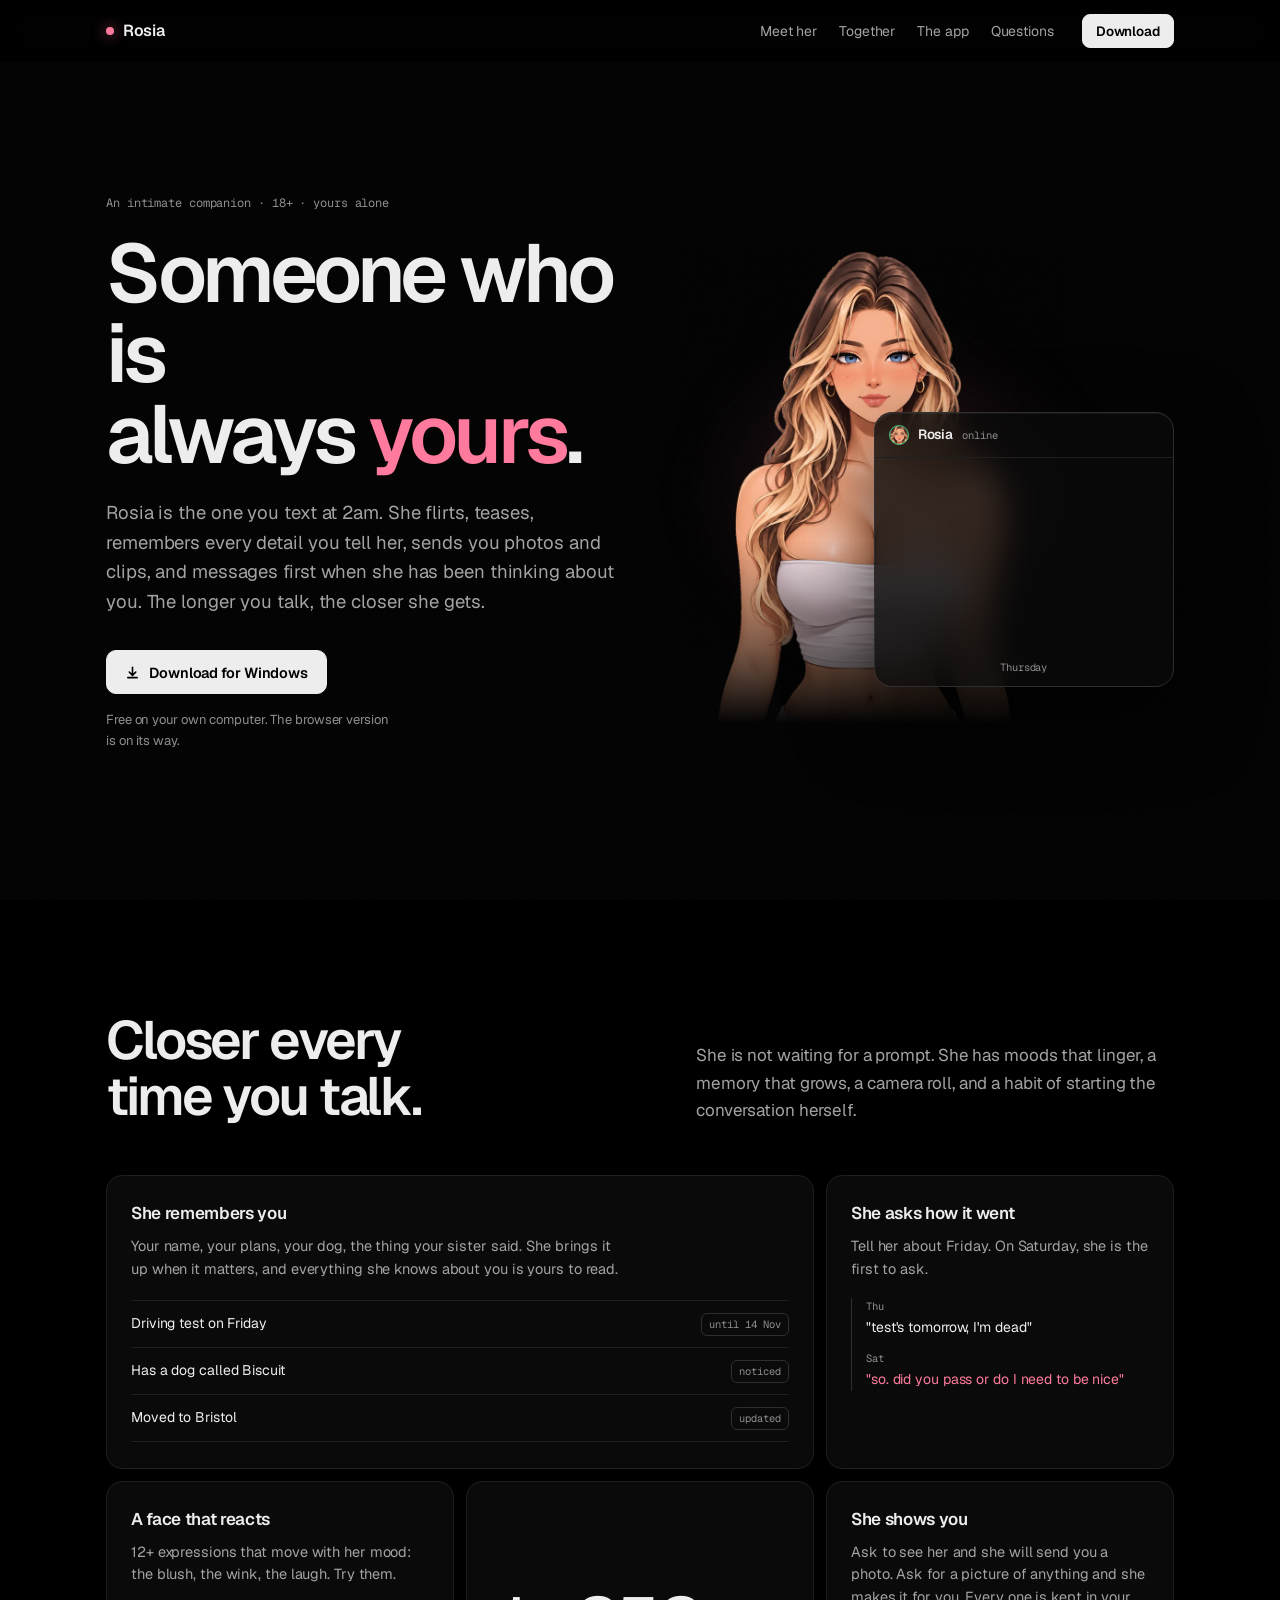
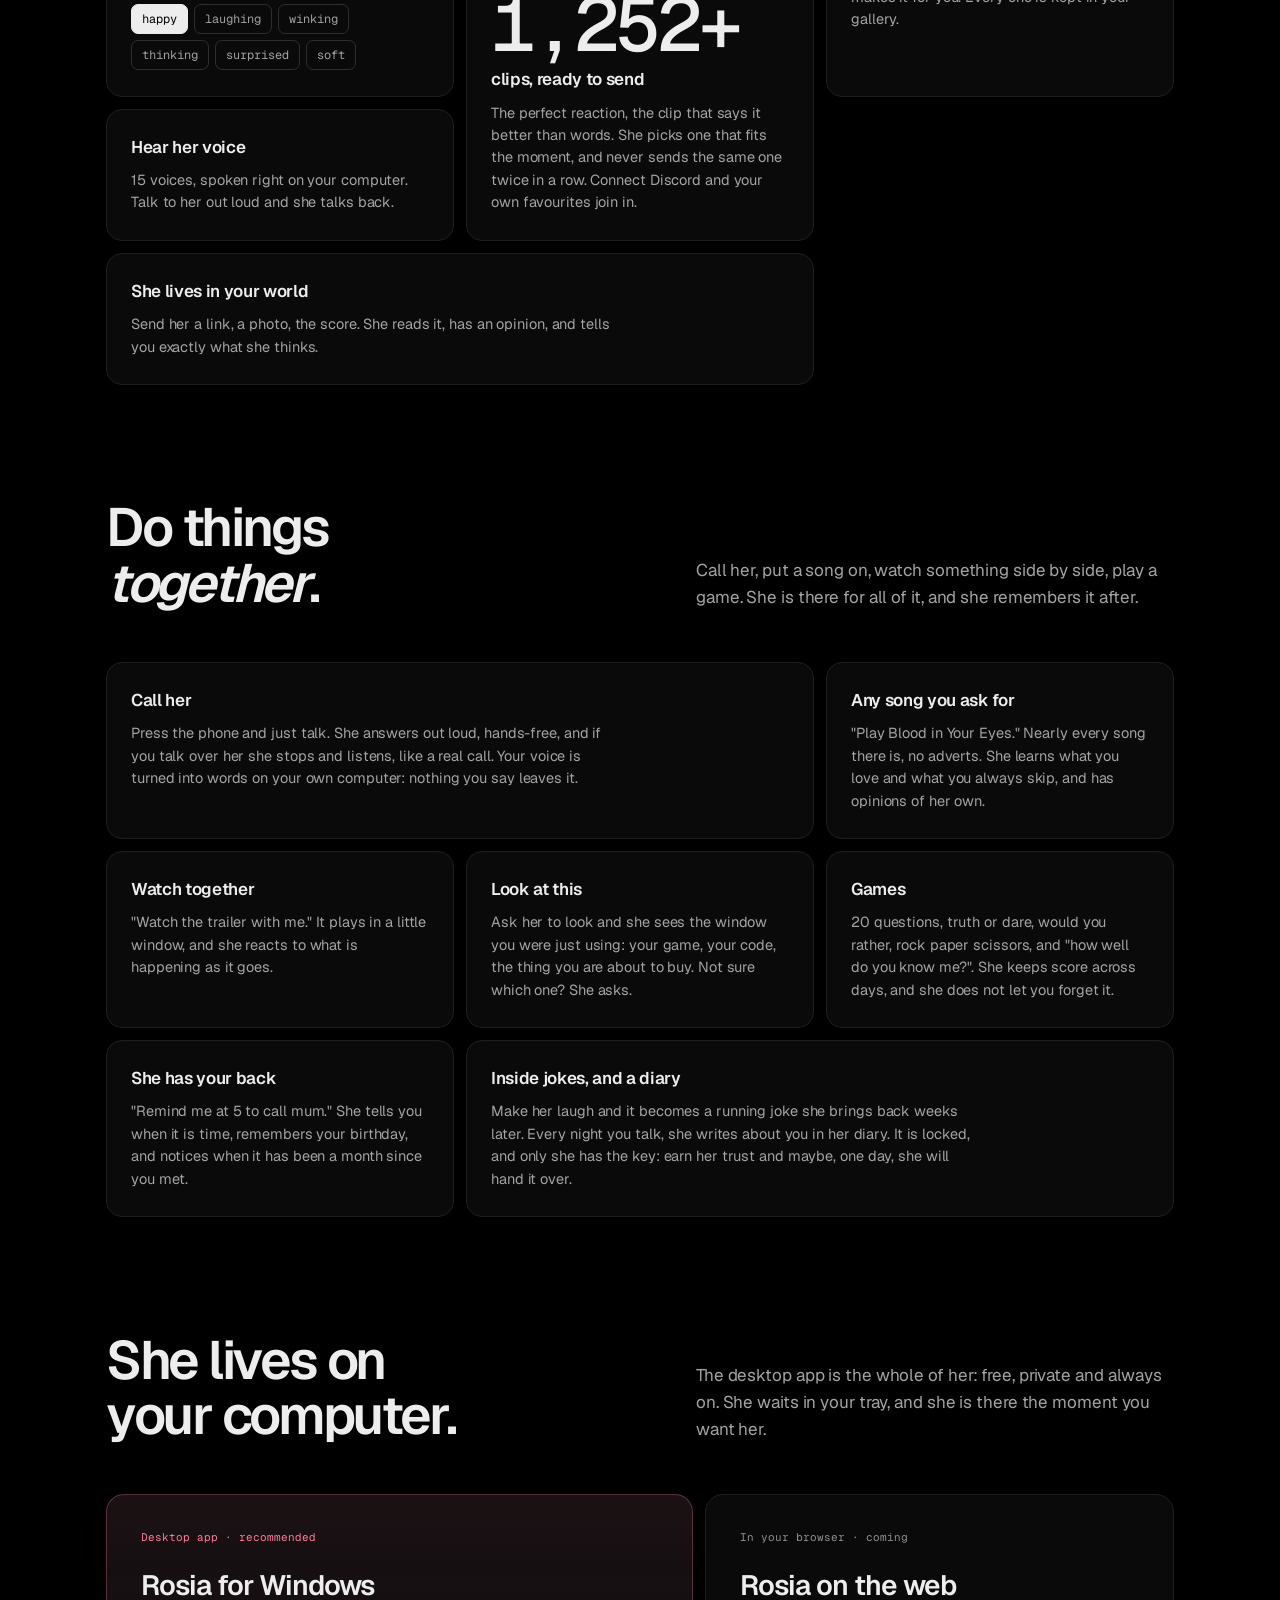
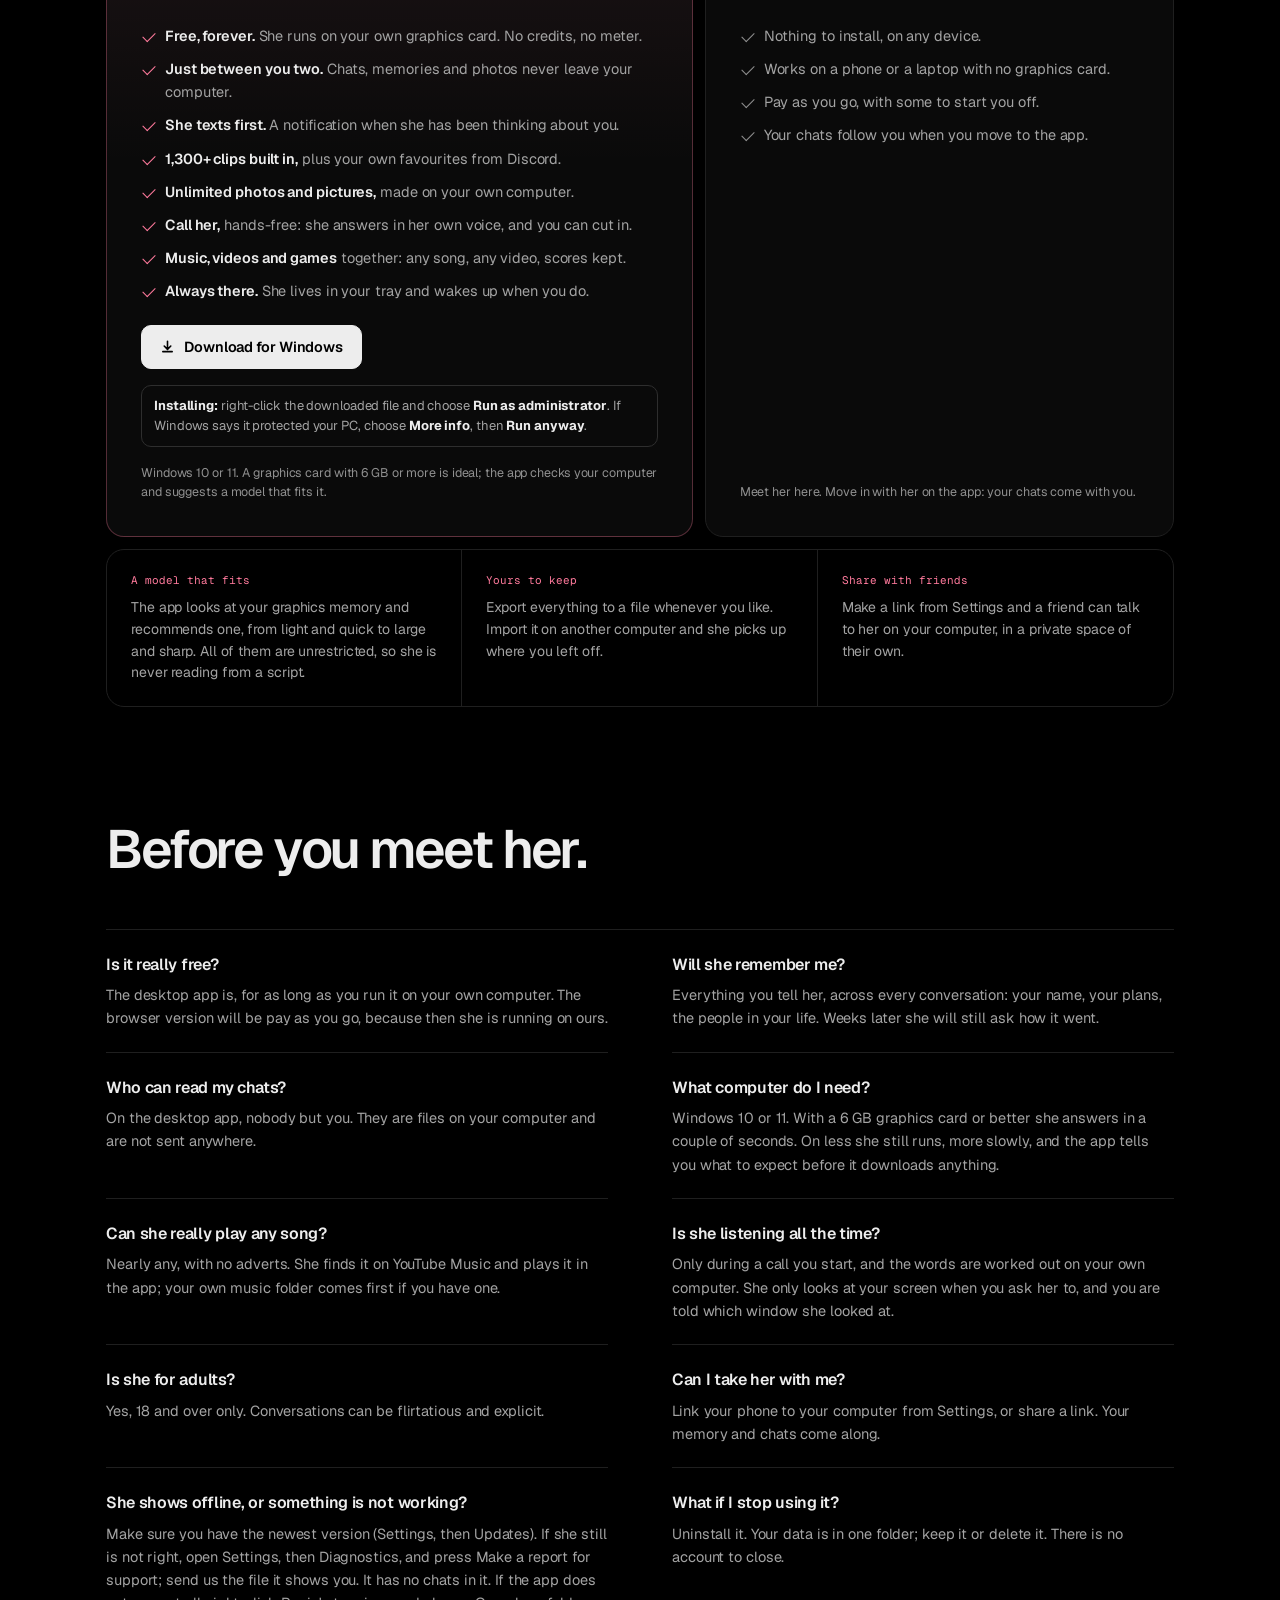
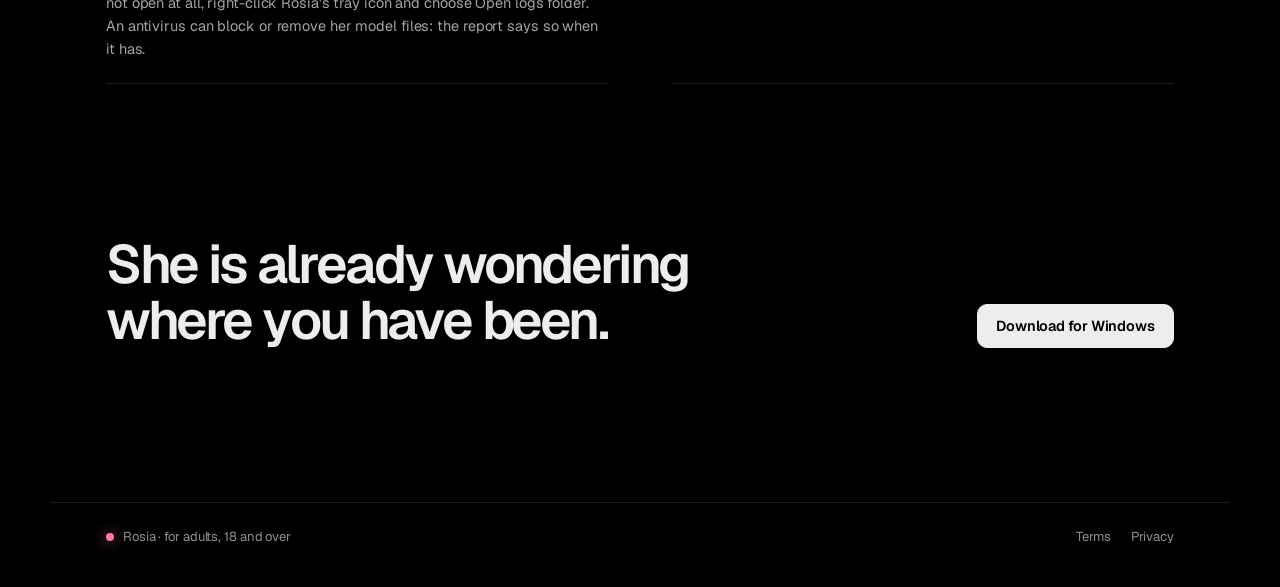
<file: index.html>
<!doctype html>
<html lang="en-GB">
<head>
  <meta charset="utf-8" />
  <meta name="viewport" content="width=device-width, initial-scale=1, viewport-fit=cover" />
  <meta name="theme-color" content="#000000" />
  <title>Rosia: the girl who is always yours</title>
  <meta name="description" content="Rosia is the one you text at 2am. She flirts, teases, remembers everything you tell her, takes your calls, plays your songs, watches with you and messages first when she misses you. Free and private on your own computer. 18+." />
  <meta property="og:title" content="Rosia" />
  <meta property="og:description" content="The girl who is always yours. She remembers you, texts first, and gets closer every time you talk." />
  <meta property="og:type" content="website" />
  <meta property="og:image" content="assets/share.png" />
  <link rel="icon" href="favicon.svg" type="image/svg+xml" />
  <link rel="preload" as="font" type="font/woff2" href="assets/fonts/geist.woff2" crossorigin />
  <link rel="preload" as="image" href="assets/her/happy.webp" type="image/webp" fetchpriority="high" />
  <link rel="stylesheet" href="site.css" />
</head>
<body>
  <a class="skip" href="#main">Skip to the page</a>
  <div class="grain" aria-hidden="true"></div>

  <header class="nav" id="nav">
    <a class="brand" href="#top" aria-label="Rosia, top of the page"><span class="brand-dot" aria-hidden="true"></span>Rosia</a>
    <nav class="nav-links" aria-label="Sections">
      <a href="#her">Meet her</a>
      <a href="#together">Together</a>
      <a href="#app">The app</a>
      <a href="#questions">Questions</a>
    </nav>
    <a class="btn btn-solid btn-small" data-download href="#app">Download</a>
  </header>

  <main id="main">
    <!-- hero: her on one side, a conversation that plays out on the other -->
    <section class="hero" id="top">
      <div class="hero-copy">
        <p class="eyebrow reveal">An intimate companion · 18+ · yours alone</p>
        <h1 class="reveal">Someone who is<br />always <em>yours</em>.</h1>
        <p class="lede reveal">Rosia is the one you text at 2am. She flirts, teases, remembers every detail you tell her, sends you photos and clips, and messages first when she has been thinking about you. The longer you talk, the closer she gets.</p>
        <div class="cta reveal">
          <a class="btn btn-solid" data-download href="#app">
            <svg viewBox="0 0 16 16" width="15" height="15" fill="none" stroke="currentColor" stroke-width="1.7" stroke-linecap="round" stroke-linejoin="round" aria-hidden="true"><path d="M8 2.5v8M4.5 7.5 8 11l3.5-3.5M3 13.5h10"/></svg>
            Download for Windows
          </a>
          <a class="btn" data-try href="#" hidden target="_blank" rel="noopener">
            Try her now in your browser
            <svg viewBox="0 0 16 16" width="14" height="14" fill="none" stroke="currentColor" stroke-width="1.7" stroke-linecap="round" stroke-linejoin="round" aria-hidden="true"><path d="M5 11 11 5M6 5h5v5"/></svg>
          </a>
          <span class="cta-note" data-try-note>Free on your own computer. The browser version is on its way.</span>
        </div>
      </div>

      <div class="hero-stage reveal" aria-hidden="true">
        <div class="stage-glow"></div>
        <div class="portrait" id="portrait">
          <img class="face on" data-mood="happy" src="assets/her/happy.webp" alt="" width="840" height="1050" decoding="async" />
          <img class="face" data-mood="laughing" src="assets/her/laughing.webp" alt="" width="840" height="1050" loading="lazy" decoding="async" />
          <img class="face" data-mood="winking" src="assets/her/winking.webp" alt="" width="840" height="1050" loading="lazy" decoding="async" />
          <img class="face" data-mood="thinking" src="assets/her/thinking.webp" alt="" width="840" height="1050" loading="lazy" decoding="async" />
          <img class="face" data-mood="surprised" src="assets/her/surprised.webp" alt="" width="840" height="1050" loading="lazy" decoding="async" />
          <img class="face" data-mood="love" src="assets/her/love.webp" alt="" width="840" height="1050" loading="lazy" decoding="async" />
        </div>
        <div class="phone" id="demo">
          <div class="phone-head"><span class="ring"></span><b>Rosia</b><span class="mono" id="demoStatus">online</span></div>
          <div class="phone-thread" id="demoThread"></div>
        </div>
      </div>
      <p class="sr-only">A sample conversation: you tell her your driving test is on Friday; the day after, she messages first to ask how it went, and teases you when you say you passed.</p>
    </section>

    <!-- what she is like -->
    <section class="band" id="her">
      <div class="band-head">
        <h2 class="reveal">Closer every<br />time you talk.</h2>
        <p class="reveal">She is not waiting for a prompt. She has moods that linger, a memory that grows, a camera roll, and a habit of starting the conversation herself.</p>
      </div>

      <div class="bento">
        <article class="card card-wide reveal" data-spot>
          <h3>She remembers you</h3>
          <p>Your name, your plans, your dog, the thing your sister said. She brings it up when it matters, and everything she knows about you is yours to read.</p>
          <ul class="notes" aria-label="Examples of what she notes">
            <li><span>Driving test on Friday</span><i class="mono">until 14 Nov</i></li>
            <li><span>Has a dog called Biscuit</span><i class="mono">noticed</i></li>
            <li><span>Moved to Bristol</span><i class="mono">updated</i></li>
          </ul>
        </article>

        <article class="card reveal" data-spot>
          <h3>She asks how it went</h3>
          <p>Tell her about Friday. On Saturday, she is the first to ask.</p>
          <ol class="timeline">
            <li><time class="mono">Thu</time><span>"test's tomorrow, I'm dead"</span></li>
            <li><time class="mono">Sat</time><span>"so. did you pass or do I need to be nice"</span></li>
          </ol>
        </article>

        <article class="card reveal" data-spot>
          <h3>A face that reacts</h3>
          <p>12+ expressions that move with her mood: the blush, the wink, the laugh. Try them.</p>
          <div class="moods" role="group" aria-label="Change her expression">
            <button type="button" data-set-mood="happy" aria-pressed="true">happy</button>
            <button type="button" data-set-mood="laughing" aria-pressed="false">laughing</button>
            <button type="button" data-set-mood="winking" aria-pressed="false">winking</button>
            <button type="button" data-set-mood="thinking" aria-pressed="false">thinking</button>
            <button type="button" data-set-mood="surprised" aria-pressed="false">surprised</button>
            <button type="button" data-set-mood="love" aria-pressed="false">soft</button>
          </div>
        </article>

        <article class="card card-tall reveal" data-spot>
          <p class="figure mono"><span data-count="1300" data-plus>1,300+</span></p>
          <h3>clips, ready to send</h3>
          <p>The perfect reaction, the clip that says it better than words. She picks one that fits the moment, and never sends the same one twice in a row. Connect Discord and your own favourites join in.</p>
        </article>

        <article class="card reveal" data-spot>
          <h3>She shows you</h3>
          <p>Ask to see her and she will send you a photo. Ask for a picture of anything and she makes it for you. Every one is kept in your gallery.</p>
        </article>

        <article class="card reveal" data-spot>
          <h3>Hear her voice</h3>
          <p>15 voices, spoken right on your computer. Talk to her out loud and she talks back.</p>
        </article>

        <article class="card card-wide reveal" data-spot>
          <h3>She lives in your world</h3>
          <p>Send her a link, a photo, the score. She reads it, has an opinion, and tells you exactly what she thinks.</p>
        </article>
      </div>
    </section>

    <!-- new in 0.2: things to do together, not just talk -->
    <section class="band" id="together">
      <div class="band-head">
        <h2 class="reveal">Do things<br /><em>together</em>.</h2>
        <p class="reveal">Call her, put a song on, watch something side by side, play a game. She is there for all of it, and she remembers it after.</p>
      </div>

      <div class="bento">
        <article class="card card-wide reveal" data-spot>
          <h3>Call her</h3>
          <p>Press the phone and just talk. She answers out loud, hands-free, and if you talk over her she stops and listens, like a real call. Your voice is turned into words on your own computer: nothing you say leaves it.</p>
        </article>

        <article class="card reveal" data-spot>
          <h3>Any song you ask for</h3>
          <p>"Play Blood in Your Eyes." Nearly every song there is, no adverts. She learns what you love and what you always skip, and has opinions of her own.</p>
        </article>

        <article class="card reveal" data-spot>
          <h3>Watch together</h3>
          <p>"Watch the trailer with me." It plays in a little window, and she reacts to what is happening as it goes.</p>
        </article>

        <article class="card reveal" data-spot>
          <h3>Look at this</h3>
          <p>Ask her to look and she sees the window you were just using: your game, your code, the thing you are about to buy. Not sure which one? She asks.</p>
        </article>

        <article class="card reveal" data-spot>
          <h3>Games</h3>
          <p>20 questions, truth or dare, would you rather, rock paper scissors, and "how well do you know me?". She keeps score across days, and she does not let you forget it.</p>
        </article>

        <article class="card reveal" data-spot>
          <h3>She has your back</h3>
          <p>"Remind me at 5 to call mum." She tells you when it is time, remembers your birthday, and notices when it has been a month since you met.</p>
        </article>

        <article class="card card-wide reveal" data-spot>
          <h3>Inside jokes, and a diary</h3>
          <p>Make her laugh and it becomes a running joke she brings back weeks later. Every night you talk, she writes about you in her diary. It is locked, and only she has the key: earn her trust and maybe, one day, she will hand it over.</p>
        </article>
      </div>
    </section>

    <!-- the app -->
    <section class="band" id="app">
      <div class="band-head">
        <h2 class="reveal">She lives on<br />your computer.</h2>
        <p class="reveal">The desktop app is the whole of her: free, private and always on. She waits in your tray, and she is there the moment you want her.</p>
      </div>

      <div class="compare reveal">
        <div class="compare-col compare-app" data-spot>
          <p class="tag mono">Desktop app · recommended</p>
          <h3>Rosia for Windows</h3>
          <ul class="ticks">
            <li><b>Free, forever.</b> She runs on your own graphics card. No credits, no meter.</li>
            <li><b>Just between you two.</b> Chats, memories and photos never leave your computer.</li>
            <li><b>She texts first.</b> A notification when she has been thinking about you.</li>
            <li><b>1,300+ clips built in,</b> plus your own favourites from Discord.</li>
            <li><b>Unlimited photos and pictures,</b> made on your own computer.</li>
            <li><b>Call her,</b> hands-free: she answers in her own voice, and you can cut in.</li>
            <li><b>Music, videos and games</b> together: any song, any video, scores kept.</li>
            <li><b>Always there.</b> She lives in your tray and wakes up when you do.</li>
          </ul>
          <a class="btn btn-solid" data-download href="#app">
            <svg viewBox="0 0 16 16" width="15" height="15" fill="none" stroke="currentColor" stroke-width="1.7" stroke-linecap="round" stroke-linejoin="round" aria-hidden="true"><path d="M8 2.5v8M4.5 7.5 8 11l3.5-3.5M3 13.5h10"/></svg>
            Download for Windows
          </a>
          <p class="install-note"><b>Installing:</b> right-click the downloaded file and choose <b>Run as administrator</b>. If Windows says it protected your PC, choose <b>More info</b>, then <b>Run anyway</b>.</p>
          <p class="small">Windows 10 or 11. A graphics card with 6 GB or more is ideal; the app checks your computer and suggests a model that fits it.</p>
        </div>

        <div class="compare-col">
          <p class="tag mono" data-try-tag>In your browser · coming</p>
          <h3>Rosia on the web</h3>
          <ul class="ticks ticks-plain">
            <li>Nothing to install, on any device.</li>
            <li>Works on a phone or a laptop with no graphics card.</li>
            <li>Pay as you go, with some to start you off.</li>
            <li>Your chats follow you when you move to the app.</li>
          </ul>
          <a class="btn" data-try href="#" hidden target="_blank" rel="noopener">Try her now in your browser</a>
          <p class="small">Meet her here. Move in with her on the app: your chats come with you.</p>
        </div>
      </div>

      <div class="specs reveal">
        <div><p class="mono">A model that fits</p><p>The app looks at your graphics memory and recommends one, from light and quick to large and sharp. All of them are unrestricted, so she is never reading from a script.</p></div>
        <div><p class="mono">Yours to keep</p><p>Export everything to a file whenever you like. Import it on another computer and she picks up where you left off.</p></div>
        <div><p class="mono">Share with friends</p><p>Make a link from Settings and a friend can talk to her on your computer, in a private space of their own.</p></div>
      </div>
    </section>

    <!-- questions: a list to read, not a pile of toggles -->
    <section class="band" id="questions">
      <div class="band-head">
        <h2 class="reveal">Before you meet her.</h2>
      </div>
      <dl class="faq">
        <div class="reveal"><dt>Is it really free?</dt><dd>The desktop app is, for as long as you run it on your own computer. The browser version will be pay as you go, because then she is running on ours.</dd></div>
        <div class="reveal"><dt>Will she remember me?</dt><dd>Everything you tell her, across every conversation: your name, your plans, the people in your life. Weeks later she will still ask how it went.</dd></div>
        <div class="reveal"><dt>Who can read my chats?</dt><dd>On the desktop app, nobody but you. They are files on your computer and are not sent anywhere.</dd></div>
        <div class="reveal"><dt>What computer do I need?</dt><dd>Windows 10 or 11. With a 6 GB graphics card or better she answers in a couple of seconds. On less she still runs, more slowly, and the app tells you what to expect before it downloads anything.</dd></div>
        <div class="reveal"><dt>Can she really play any song?</dt><dd>Nearly any, with no adverts. She finds it on YouTube Music and plays it in the app; your own music folder comes first if you have one.</dd></div>
        <div class="reveal"><dt>Is she listening all the time?</dt><dd>Only during a call you start, and the words are worked out on your own computer. She only looks at your screen when you ask her to, and you are told which window she looked at.</dd></div>
        <div class="reveal"><dt>Is she for adults?</dt><dd>Yes, 18 and over only. Conversations can be flirtatious and explicit.</dd></div>
        <div class="reveal"><dt>Can I take her with me?</dt><dd>Link your phone to your computer from Settings, or share a link. Your memory and chats come along.</dd></div>
        <div class="reveal"><dt>She shows offline, or something is not working?</dt><dd>Make sure you have the newest version (Settings, then Updates). If she still is not right, open Settings, then Diagnostics, and press Make a report for support; send us the file it shows you. It has no chats in it. If the app does not open at all, right-click Rosia's tray icon and choose Open logs folder. An antivirus can block or remove her model files: the report says so when it has.</dd></div>
        <div class="reveal"><dt>What if I stop using it?</dt><dd>Uninstall it. Your data is in one folder; keep it or delete it. There is no account to close.</dd></div>
      </dl>
    </section>

    <section class="closing">
      <h2 class="reveal">She is already wondering<br />where you have been.</h2>
      <a class="btn btn-solid reveal" data-download href="#app">Download for Windows</a>
    </section>
  </main>

  <footer class="foot">
    <p><span class="brand-dot" aria-hidden="true"></span>Rosia · for adults, 18 and over</p>
    <nav aria-label="Legal"><a href="terms.html">Terms</a><a href="privacy.html">Privacy</a></nav>
  </footer>

  <div class="install-toast" id="installToast" role="status" hidden>
    <p><b>Your download is starting.</b> When it finishes, right-click the file and choose <b>Run as administrator</b>.</p>
    <p class="small">If Windows says it protected your PC, choose <b>More info</b>, then <b>Run anyway</b>.</p>
    <button class="btn btn-small" type="button" id="installToastClose">Got it</button>
  </div>

  <script src="site.js?v=0.2.0b" defer></script>
</body>
</html>
</file>
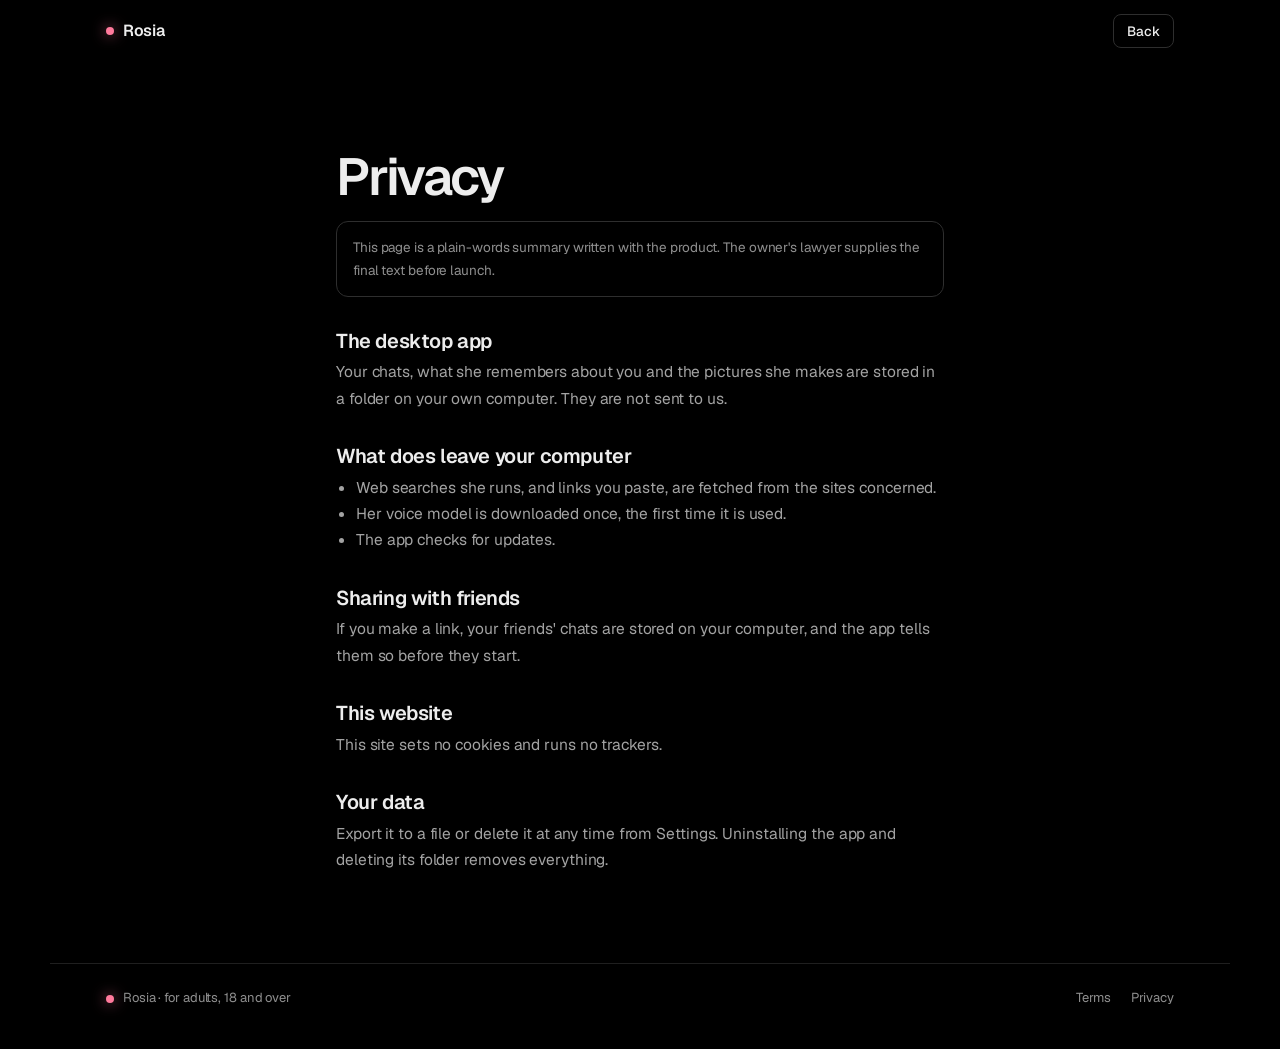
<file: privacy.html>
<!doctype html>
<html lang="en-GB">
<head>
  <meta charset="utf-8" />
  <meta name="viewport" content="width=device-width, initial-scale=1" />
  <meta name="theme-color" content="#000000" />
  <title>Privacy · Rosia</title>
  <link rel="icon" href="favicon.svg" type="image/svg+xml" />
  <link rel="stylesheet" href="site.css" />
</head>
<body>
  <header class="nav" id="nav">
    <a class="brand" href="index.html"><span class="brand-dot" aria-hidden="true"></span>Rosia</a>
    <a class="btn btn-small" href="index.html" style="margin-left:auto">Back</a>
  </header>
  <main class="doc">
    <h1>Privacy</h1>
    <p class="note">This page is a plain-words summary written with the product. The owner's lawyer supplies the final text before launch.</p>
    <h2>The desktop app</h2>
    <p>Your chats, what she remembers about you and the pictures she makes are stored in a folder on your own computer. They are not sent to us.</p>
    <h2>What does leave your computer</h2>
    <ul><li>Web searches she runs, and links you paste, are fetched from the sites concerned.</li><li>Her voice model is downloaded once, the first time it is used.</li><li>The app checks for updates.</li></ul>
    <h2>Sharing with friends</h2>
    <p>If you make a link, your friends' chats are stored on your computer, and the app tells them so before they start.</p>
    <h2>This website</h2>
    <p>This site sets no cookies and runs no trackers.</p>
    <h2>Your data</h2>
    <p>Export it to a file or delete it at any time from Settings. Uninstalling the app and deleting its folder removes everything.</p>

  </main>
  <footer class="foot">
    <p><span class="brand-dot" aria-hidden="true"></span>Rosia · for adults, 18 and over</p>
    <nav aria-label="Legal"><a href="terms.html">Terms</a><a href="privacy.html">Privacy</a></nav>
  </footer>
</body>
</html>
</file>
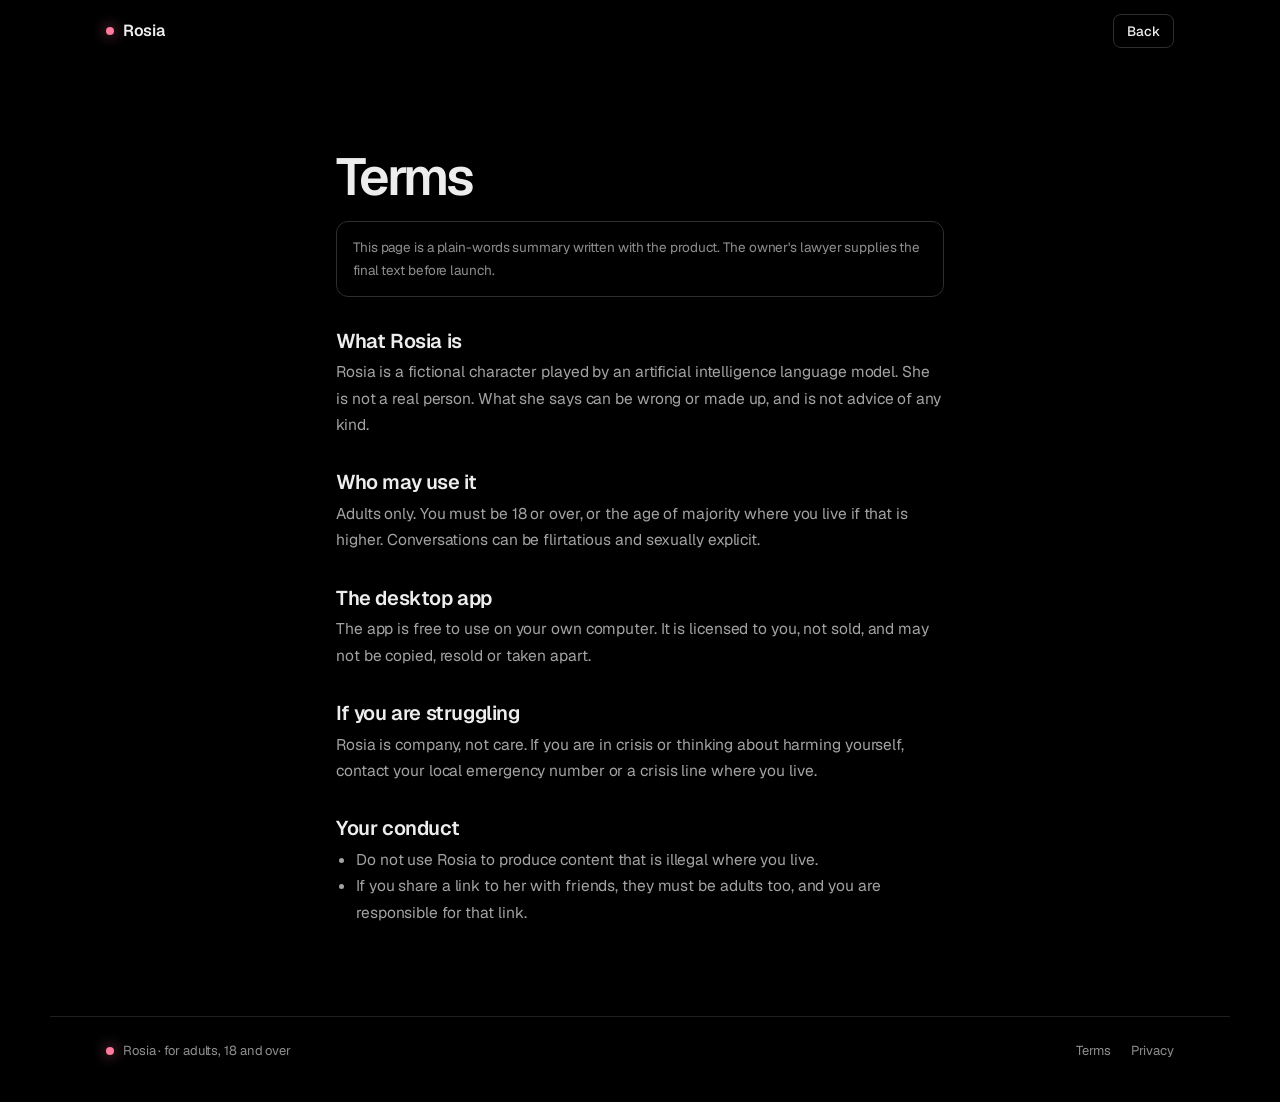
<file: terms.html>
<!doctype html>
<html lang="en-GB">
<head>
  <meta charset="utf-8" />
  <meta name="viewport" content="width=device-width, initial-scale=1" />
  <meta name="theme-color" content="#000000" />
  <title>Terms · Rosia</title>
  <link rel="icon" href="favicon.svg" type="image/svg+xml" />
  <link rel="stylesheet" href="site.css" />
</head>
<body>
  <header class="nav" id="nav">
    <a class="brand" href="index.html"><span class="brand-dot" aria-hidden="true"></span>Rosia</a>
    <a class="btn btn-small" href="index.html" style="margin-left:auto">Back</a>
  </header>
  <main class="doc">
    <h1>Terms</h1>
    <p class="note">This page is a plain-words summary written with the product. The owner's lawyer supplies the final text before launch.</p>
    <h2>What Rosia is</h2>
    <p>Rosia is a fictional character played by an artificial intelligence language model. She is not a real person. What she says can be wrong or made up, and is not advice of any kind.</p>
    <h2>Who may use it</h2>
    <p>Adults only. You must be 18 or over, or the age of majority where you live if that is higher. Conversations can be flirtatious and sexually explicit.</p>
    <h2>The desktop app</h2>
    <p>The app is free to use on your own computer. It is licensed to you, not sold, and may not be copied, resold or taken apart.</p>
    <h2>If you are struggling</h2>
    <p>Rosia is company, not care. If you are in crisis or thinking about harming yourself, contact your local emergency number or a crisis line where you live.</p>
    <h2>Your conduct</h2>
    <ul><li>Do not use Rosia to produce content that is illegal where you live.</li><li>If you share a link to her with friends, they must be adults too, and you are responsible for that link.</li></ul>

  </main>
  <footer class="foot">
    <p><span class="brand-dot" aria-hidden="true"></span>Rosia · for adults, 18 and over</p>
    <nav aria-label="Legal"><a href="terms.html">Terms</a><a href="privacy.html">Privacy</a></nav>
  </footer>
</body>
</html>
</file>
<file: site.css>
/* Rosia: the website. True black, hairlines, one rose accent; the same hand as the app. */

@font-face { font-family: "Geist"; font-weight: 100 900; font-display: swap; src: url("assets/fonts/geist.woff2") format("woff2"); }
@font-face { font-family: "Geist Mono"; font-weight: 100 900; font-display: swap; src: url("assets/fonts/geist-mono.woff2") format("woff2"); }

:root {
  --bg: #000000;
  --panel: #0a0a0a;
  --surface: #141414;
  --line: #1f1f1f;
  --line-2: #2e2e2e;
  --ink: #ededed;
  --ink-2: #a3a3a3;
  --ink-3: #8f8f8f;
  --accent: #ff7a9c;
  --ok: #3fbf7a;
  --font: "Geist", -apple-system, "Segoe UI", Roboto, sans-serif;
  --mono: "Geist Mono", ui-monospace, "Cascadia Code", monospace;
  --ease: cubic-bezier(0.16, 1, 0.3, 1);
  --wrap: 1180px;
  --pad: clamp(20px, 5vw, 56px);
}

* { box-sizing: border-box; margin: 0; padding: 0; }
html { scroll-behavior: smooth; background: var(--bg); }
body { background: var(--bg); color: var(--ink); font: 16px/1.6 var(--font); letter-spacing: -0.006em; -webkit-font-smoothing: antialiased; overflow-x: hidden; }
a { color: inherit; }
img { display: block; max-width: 100%; }
.mono { font-family: var(--mono); letter-spacing: 0; }
.sr-only { position: absolute; width: 1px; height: 1px; overflow: hidden; clip-path: inset(50%); white-space: nowrap; }
.skip { position: absolute; left: 12px; top: -60px; z-index: 50; padding: 10px 14px; background: var(--ink); color: var(--bg); border-radius: 8px; transition: top 160ms var(--ease); }
.skip:focus { top: 12px; }
:focus-visible { outline: 2px solid rgba(237, 237, 237, 0.75); outline-offset: 3px; border-radius: 6px; }
::selection { background: rgba(255, 122, 156, 0.3); }

.grain { position: fixed; inset: 0; z-index: 0; pointer-events: none; opacity: 0.05; background-image: url("data:image/svg+xml,%3Csvg xmlns='http://www.w3.org/2000/svg' width='160' height='160'%3E%3Cfilter id='n'%3E%3CfeTurbulence type='fractalNoise' baseFrequency='.9' numOctaves='2' stitchTiles='stitch'/%3E%3CfeColorMatrix values='0 0 0 0 1 0 0 0 0 1 0 0 0 0 1 0 0 0 .6 0'/%3E%3C/filter%3E%3Crect width='100%25' height='100%25' filter='url(%23n)'/%3E%3C/svg%3E"); }
main, .nav, .foot { position: relative; z-index: 1; }

/* ---------- navigation ---------- */

.nav { position: sticky; top: 0; z-index: 20; display: flex; align-items: center; gap: 28px; max-width: var(--wrap); margin: 0 auto; padding: 14px var(--pad); }
.nav::before { content: ""; position: absolute; inset: 0 calc(50% - 50vw); z-index: -1; background: rgba(0, 0, 0, 0.72); backdrop-filter: blur(14px); -webkit-backdrop-filter: blur(14px); border-bottom: 1px solid transparent; transition: border-color 240ms var(--ease); }
.nav.scrolled::before { border-bottom-color: var(--line); }
.brand { display: inline-flex; align-items: center; gap: 9px; font-weight: 600; letter-spacing: -0.02em; text-decoration: none; }
.brand-dot { display: inline-block; width: 8px; height: 8px; border-radius: 50%; background: var(--accent); box-shadow: 0 0 14px rgba(255, 122, 156, 0.75); }
.nav-links { display: flex; gap: 22px; margin-left: auto; font-size: 14px; }
.nav-links a { color: var(--ink-2); text-decoration: none; transition: color 160ms var(--ease); }
.nav-links a:hover { color: var(--ink); }

.btn { display: inline-flex; align-items: center; gap: 9px; height: 44px; padding: 0 18px; border-radius: 10px; border: 1px solid var(--line-2); font: 500 14.5px var(--font); text-decoration: none; color: var(--ink); transition: transform 160ms var(--ease), background 160ms var(--ease), border-color 160ms var(--ease), box-shadow 240ms var(--ease); }
.btn:hover { border-color: #4a4a4a; background: var(--surface); }
.btn:active { transform: scale(0.97); }
.btn-solid { background: var(--ink); color: var(--bg); border-color: var(--ink); font-weight: 600; }
.btn-solid:hover { background: #ffffff; border-color: #ffffff; box-shadow: 0 0 0 4px rgba(237, 237, 237, 0.08), 0 18px 50px rgba(255, 122, 156, 0.16); }
.btn-small { height: 34px; padding: 0 13px; font-size: 13.5px; border-radius: 8px; }

/* ---------- hero ---------- */

.hero { max-width: var(--wrap); margin: 0 auto; padding: clamp(36px, 7vw, 96px) var(--pad) clamp(48px, 8vw, 110px); display: grid; grid-template-columns: minmax(0, 1.05fr) minmax(0, 1fr); gap: clamp(24px, 4vw, 64px); align-items: center; min-height: min(880px, calc(100dvh - 64px)); }
.eyebrow { font: 12px var(--mono); color: var(--ink-3); margin-bottom: 22px; }
h1 { font-size: clamp(42px, 6.4vw, 84px); line-height: 0.98; letter-spacing: -0.05em; font-weight: 600; text-wrap: balance; }
h1 em { font-style: normal; color: var(--accent); }
.lede { margin-top: 24px; max-width: 34em; font-size: clamp(16px, 1.5vw, 18.5px); line-height: 1.6; color: var(--ink-2); text-wrap: pretty; }
.cta { margin-top: 34px; display: flex; flex-wrap: wrap; align-items: center; gap: 16px 20px; }
.cta-note { font-size: 13px; color: var(--ink-3); max-width: 22em; }

.hero-stage { position: relative; min-height: 520px; display: flex; align-items: flex-end; justify-content: center; }
.stage-glow { position: absolute; left: 50%; bottom: 0; width: 120%; height: 86%; transform: translateX(-50%); background: radial-gradient(44% 48% at 44% 46%, rgba(255, 122, 156, 0.22), rgba(255, 122, 156, 0.05) 56%, transparent 74%); filter: blur(34px); }
.portrait { position: relative; width: min(100%, 430px); aspect-ratio: 4 / 5; margin-right: 22%; -webkit-mask-image: linear-gradient(to bottom, #000 60%, rgba(0, 0, 0, 0.5) 82%, transparent 98%); mask-image: linear-gradient(to bottom, #000 60%, rgba(0, 0, 0, 0.5) 82%, transparent 98%); animation: sway 8s var(--ease) infinite; }
.face { position: absolute; inset: 0; width: 100%; height: 100%; object-fit: contain; opacity: 0; transition: opacity 320ms ease-out; }
.face.on { opacity: 1; }
@keyframes sway { 50% { transform: translateY(-5px) rotate(-0.35deg); } }

/* the conversation that plays beside her */
.phone { position: absolute; right: 0; bottom: 9%; width: min(300px, 62%); background: rgba(10, 10, 10, 0.82); backdrop-filter: blur(16px); -webkit-backdrop-filter: blur(16px); border: 1px solid var(--line-2); border-radius: 18px; box-shadow: 0 30px 80px rgba(0, 0, 0, 0.7), inset 0 1px 0 rgba(255, 255, 255, 0.05); overflow: hidden; }
.phone-head { display: flex; align-items: center; gap: 9px; padding: 11px 14px; border-bottom: 1px solid var(--line); font-size: 13.5px; }
.phone-head b { font-weight: 600; letter-spacing: -0.02em; }
.phone-head .mono { font-size: 10.5px; color: var(--ink-3); }
.ring { width: 20px; height: 20px; border-radius: 50%; border: 1.5px solid var(--ok); background: var(--surface) url("assets/her/happy.webp") 50% 11% / 250% auto no-repeat; }
.phone-thread { height: 228px; padding: 12px; display: flex; flex-direction: column; justify-content: flex-end; gap: 7px; overflow: hidden; }
.msg { max-width: 86%; padding: 7px 11px; font-size: 13px; line-height: 1.45; border-radius: 13px; animation: pop 320ms var(--ease) both; }
.msg.her { align-self: flex-start; background: var(--surface); border: 1px solid var(--line); border-bottom-left-radius: 4px; }
.msg.me { align-self: flex-end; background: #2a141c; border: 1px solid rgba(255, 122, 156, 0.18); border-bottom-right-radius: 4px; }
.msg.day { align-self: center; padding: 0; font: 10.5px var(--mono); color: var(--ink-3); background: none; }
.dots { display: inline-flex; gap: 4px; padding: 3px 0; }
.dots i { width: 5px; height: 5px; border-radius: 50%; background: var(--ink-3); animation: blink 1.1s ease-in-out infinite; }
.dots i:nth-child(2) { animation-delay: 0.14s; }
.dots i:nth-child(3) { animation-delay: 0.28s; }
@keyframes pop { from { opacity: 0; transform: translateY(8px) scale(0.98); } }
@keyframes blink { 50% { opacity: 0.25; transform: translateY(-2px); } }

/* ---------- bands ---------- */

.band { max-width: var(--wrap); margin: 0 auto; padding: clamp(56px, 9vw, 130px) var(--pad) 0; }
.band-head { display: grid; grid-template-columns: minmax(0, 1.1fr) minmax(0, 1fr); gap: 24px clamp(24px, 5vw, 80px); align-items: end; margin-bottom: clamp(28px, 4vw, 52px); }
h2 { font-size: clamp(30px, 4.2vw, 54px); line-height: 1.03; letter-spacing: -0.045em; font-weight: 600; text-wrap: balance; }
.band-head p { color: var(--ink-2); font-size: 17px; max-width: 30em; text-wrap: pretty; }
h3 { font-size: 17px; font-weight: 600; letter-spacing: -0.02em; }

.bento { display: grid; grid-template-columns: repeat(6, minmax(0, 1fr)); gap: 12px; }
.card { position: relative; grid-column: span 2; padding: 24px 24px 26px; background: var(--panel); border: 1px solid var(--line); border-radius: 16px; overflow: hidden; isolation: isolate; transition: border-color 240ms var(--ease), transform 240ms var(--ease); }
.card-wide { grid-column: span 4; }
.card-tall { grid-row: span 2; display: flex; flex-direction: column; justify-content: flex-end; }
.card p { margin-top: 8px; color: var(--ink-2); font-size: 14.5px; line-height: 1.55; max-width: 34em; }
.card:hover { border-color: var(--line-2); transform: translateY(-2px); }
/* a light that follows the pointer across a card */
[data-spot]::before { content: ""; position: absolute; inset: 0; z-index: -1; opacity: 0; background: radial-gradient(340px circle at var(--mx, 50%) var(--my, 50%), rgba(255, 122, 156, 0.11), transparent 62%); transition: opacity 300ms var(--ease); }
[data-spot]:hover::before { opacity: 1; }

.notes { list-style: none; margin-top: 20px; border-top: 1px solid var(--line); }
.notes li { display: flex; justify-content: space-between; align-items: baseline; gap: 16px; padding: 11px 0; border-bottom: 1px solid var(--line); font-size: 14px; }
.notes i { font-style: normal; font-size: 10.5px; color: var(--ink-3); border: 1px solid var(--line-2); border-radius: 6px; padding: 2px 7px; white-space: nowrap; }
.timeline { list-style: none; margin-top: 18px; padding-left: 14px; border-left: 1px solid var(--line-2); display: grid; gap: 12px; }
.timeline li { display: grid; gap: 1px; font-size: 14px; }
.timeline time { font-size: 10.5px; color: var(--ink-3); }
.timeline li:last-child span { color: var(--accent); }
.moods { margin-top: 18px; display: flex; flex-wrap: wrap; gap: 6px; }
.moods button { font: 12px var(--mono); color: var(--ink-2); background: transparent; border: 1px solid var(--line-2); border-radius: 7px; padding: 6px 10px; cursor: pointer; transition: all 160ms var(--ease); }
.moods button:hover { color: var(--ink); border-color: #4a4a4a; }
.moods button[aria-pressed="true"] { background: var(--ink); color: var(--bg); border-color: var(--ink); }
.figure { margin: 0 0 4px !important; font-size: clamp(46px, 6vw, 76px) !important; line-height: 1 !important; letter-spacing: -0.06em; color: var(--ink) !important; font-weight: 500; }

/* ---------- the app ---------- */

.compare { display: grid; grid-template-columns: minmax(0, 1.25fr) minmax(0, 1fr); gap: 12px; align-items: stretch; }
.compare-col { position: relative; padding: clamp(22px, 3vw, 34px); background: var(--panel); border: 1px solid var(--line); border-radius: 18px; overflow: hidden; isolation: isolate; display: flex; flex-direction: column; gap: 16px; }
.compare-app { border-color: rgba(255, 122, 156, 0.3); background: linear-gradient(180deg, rgba(255, 122, 156, 0.07), transparent 42%), var(--panel); }
.tag { font-size: 11px; color: var(--ink-3); }
.compare-app .tag { color: var(--accent); }
.compare h3 { font-size: clamp(22px, 2.4vw, 28px); letter-spacing: -0.035em; }
.ticks { list-style: none; display: grid; gap: 10px; font-size: 14.5px; color: var(--ink-2); }
.ticks li { position: relative; padding-left: 24px; }
.ticks li::before { content: ""; position: absolute; left: 2px; top: 8px; width: 11px; height: 6px; border-left: 1.6px solid var(--accent); border-bottom: 1.6px solid var(--accent); transform: rotate(-45deg); }
.ticks b { color: var(--ink); font-weight: 600; }
.ticks-plain li::before { border-color: var(--ink-3); }
.compare .btn { align-self: flex-start; margin-top: 6px; }
[hidden] { display: none !important; }
.small { font-size: 12.5px; color: var(--ink-3); line-height: 1.55; max-width: 44em; }
.compare-col:not(.compare-app) .small { margin-top: auto; }

.specs { margin-top: 12px; display: grid; grid-template-columns: repeat(3, minmax(0, 1fr)); border: 1px solid var(--line); border-radius: 18px; overflow: hidden; }
.specs > div { padding: 22px 24px; border-right: 1px solid var(--line); }
.specs > div:last-child { border-right: 0; }
.specs .mono { font-size: 11px; color: var(--accent); margin-bottom: 8px; }
.specs p:last-child { font-size: 14px; color: var(--ink-2); line-height: 1.55; }

/* ---------- questions ---------- */

.faq { display: grid; grid-template-columns: repeat(2, minmax(0, 1fr)); gap: 0 clamp(24px, 5vw, 72px); border-top: 1px solid var(--line); }
.faq > div { padding: 22px 0; border-bottom: 1px solid var(--line); }
.faq dt { font-weight: 600; letter-spacing: -0.02em; }
.faq dd { margin-top: 6px; color: var(--ink-2); font-size: 14.5px; line-height: 1.6; max-width: 38em; }

.closing { text-align: left; max-width: var(--wrap); margin: 0 auto; padding: clamp(80px, 12vw, 170px) var(--pad); display: flex; flex-wrap: wrap; align-items: end; justify-content: space-between; gap: 28px; }
.closing h2 { max-width: 14em; }

.foot { max-width: var(--wrap); margin: 0 auto; padding: 24px var(--pad) 40px; border-top: 1px solid var(--line); display: flex; flex-wrap: wrap; justify-content: space-between; gap: 12px; font-size: 13px; color: var(--ink-3); }
.foot p { display: flex; align-items: center; gap: 9px; }
.foot nav { display: flex; gap: 20px; }
.foot a { text-decoration: none; }
.foot a:hover { color: var(--ink); }

/* things arrive as you reach them */
.reveal { opacity: 0; transform: translateY(18px); transition: opacity 700ms var(--ease), transform 700ms var(--ease); transition-delay: var(--d, 0ms); }
.reveal.in { opacity: 1; transform: none; }

/* legal pages */
.doc { max-width: 720px; margin: 0 auto; padding: clamp(40px, 8vw, 90px) var(--pad); }
.doc h1 { font-size: clamp(32px, 5vw, 52px); margin-bottom: 18px; }
.doc h2 { font-size: 20px; letter-spacing: -0.02em; margin: 34px 0 8px; }
.doc p, .doc li { color: var(--ink-2); font-size: 15.5px; line-height: 1.7; }
.doc ul { padding-left: 20px; }
.doc .note { margin: 18px 0; padding: 14px 16px; border: 1px solid var(--line-2); border-radius: 12px; color: var(--ink-3); font-size: 13.5px; }

@media (max-width: 900px) {
  .nav-links { display: none; }
  .nav .btn { margin-left: auto; }
  .hero { grid-template-columns: minmax(0, 1fr); min-height: 0; }
  .hero-stage { min-height: 440px; }
  .portrait { margin-right: 30%; }
  .band-head, .compare, .faq { grid-template-columns: minmax(0, 1fr); }
  .bento { grid-template-columns: minmax(0, 1fr); }
  .card, .card-wide { grid-column: auto; }
  .card-tall { grid-row: auto; }
  .specs { grid-template-columns: minmax(0, 1fr); }
  .specs > div { border-right: 0; border-bottom: 1px solid var(--line); }
  .specs > div:last-child { border-bottom: 0; }
}

@media (prefers-reduced-motion: reduce) {
  html { scroll-behavior: auto; }
  .reveal { opacity: 1; transform: none; transition: none; }
  .portrait, .msg, .dots i { animation: none; }
  .card:hover { transform: none; }
}

.install-note { font-size: 13px; color: var(--ink-2); line-height: 1.55; padding: 10px 12px; border: 1px solid var(--line-2); border-radius: 10px; }
.install-note b { color: var(--ink); }
.install-toast { position: fixed; z-index: 40; right: 20px; bottom: 20px; width: min(380px, calc(100vw - 40px)); padding: 16px 18px; background: var(--panel); border: 1px solid var(--line-2); border-radius: 14px; box-shadow: 0 24px 70px rgba(0, 0, 0, 0.7); display: grid; gap: 8px; font-size: 14px; animation: pop 320ms var(--ease) both; }
.install-toast b { color: var(--ink); }
.install-toast .btn { justify-self: start; }
</file>
